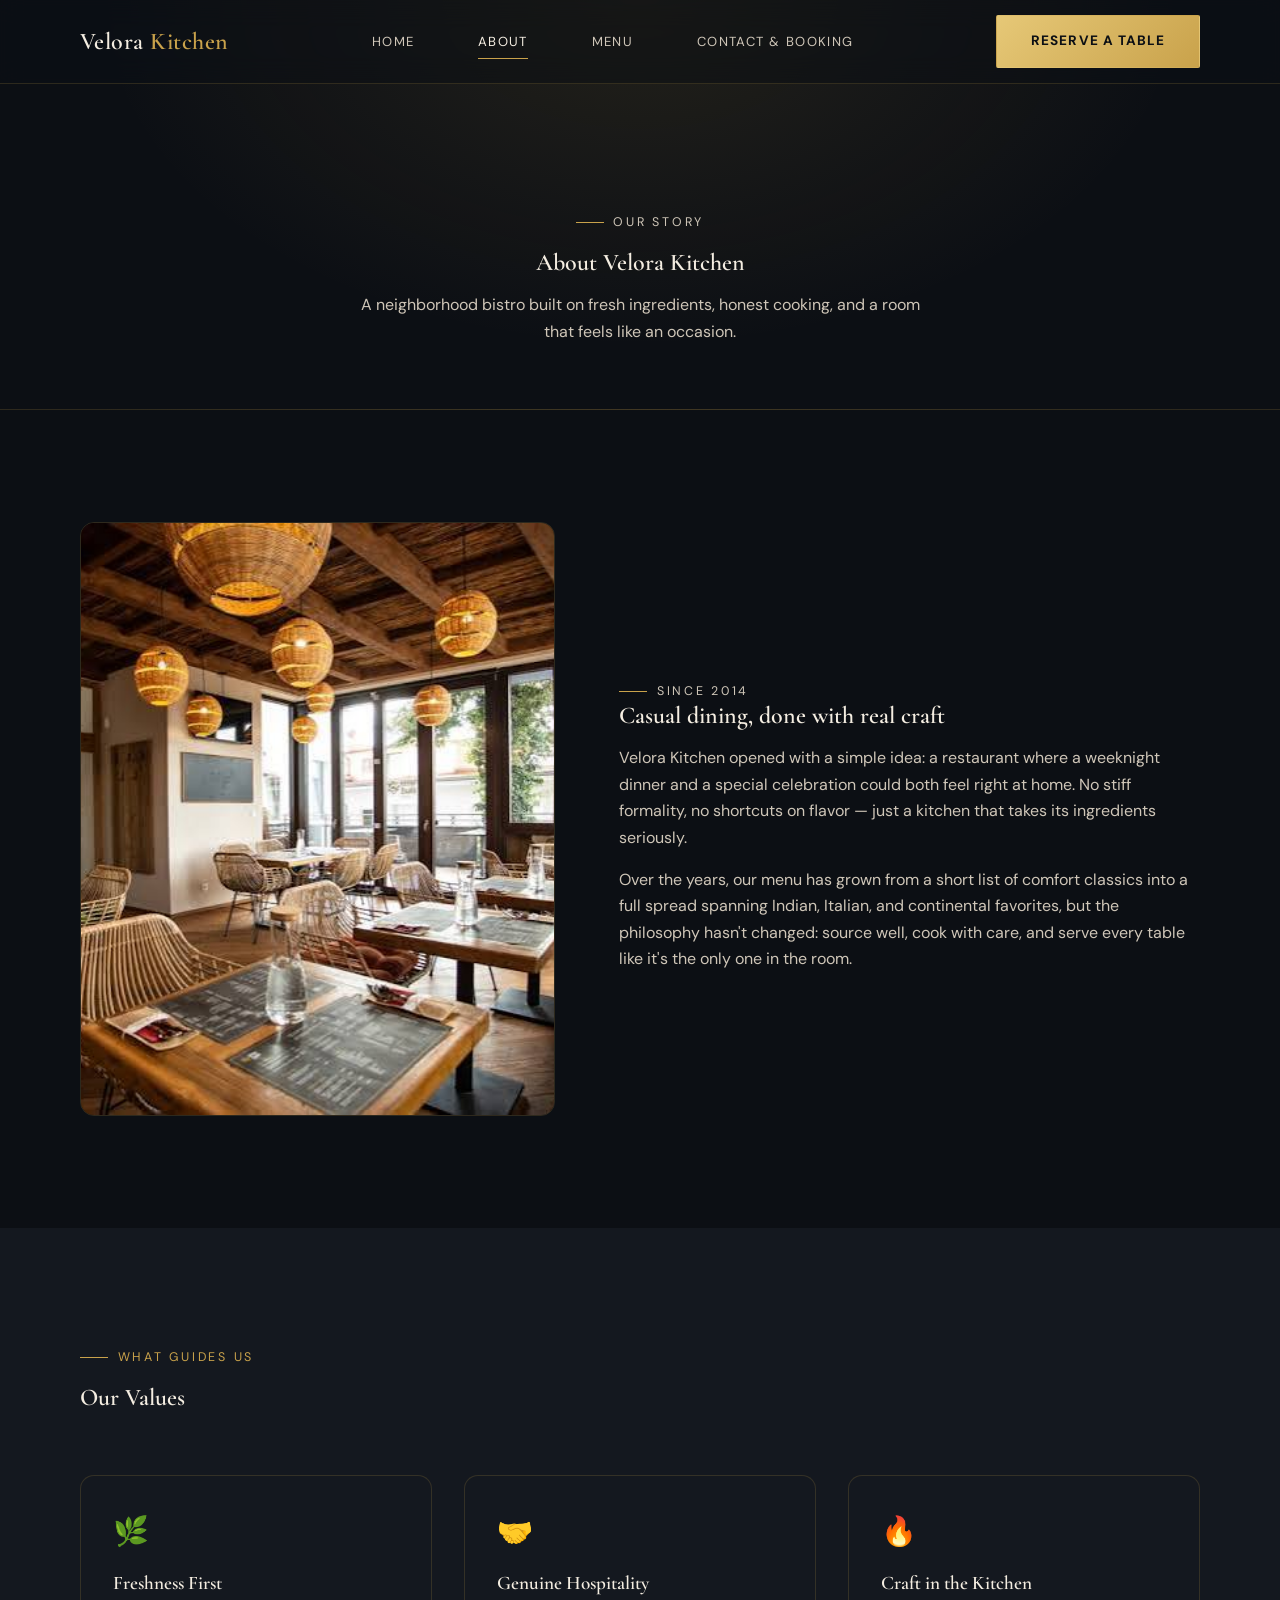
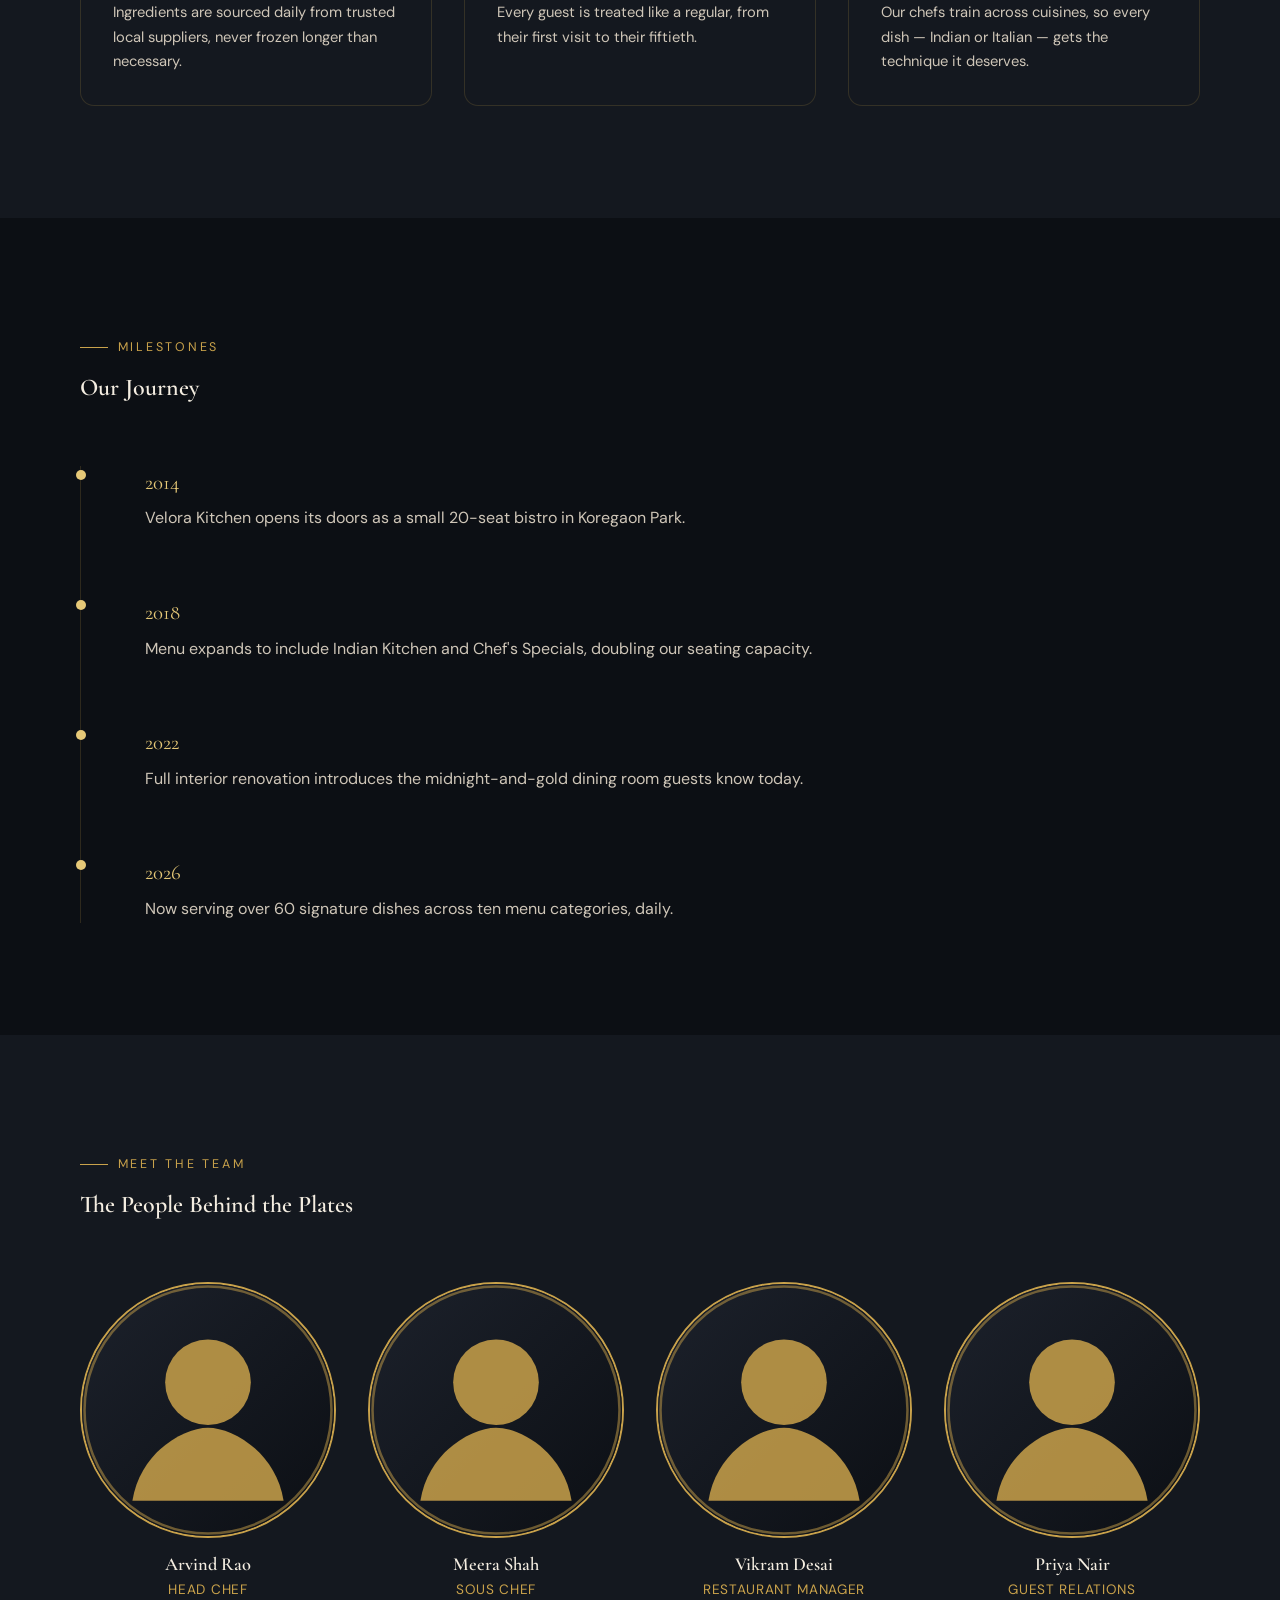
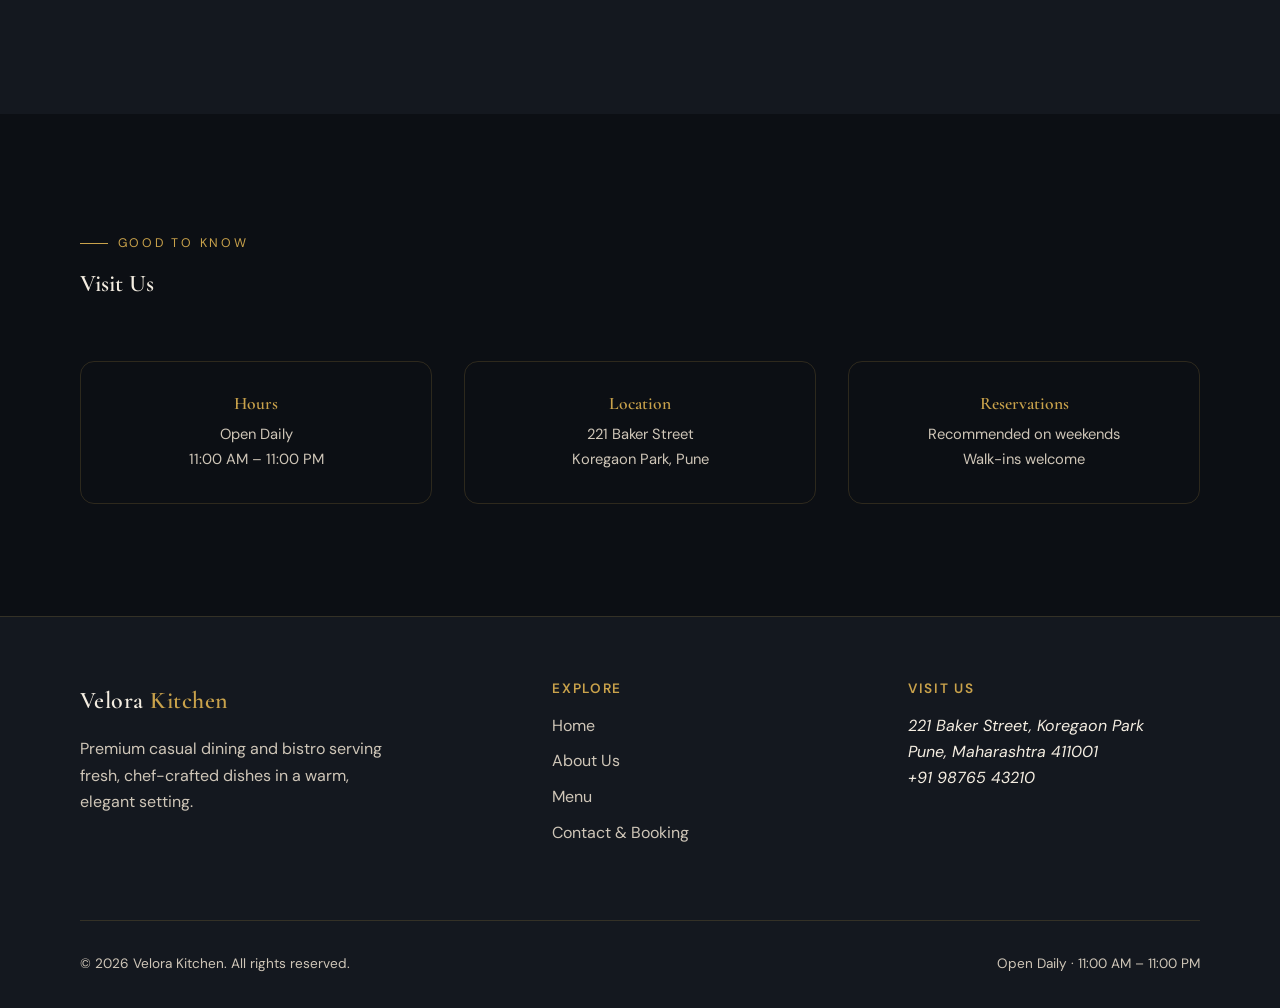
<file: about.html>
<!DOCTYPE html>
<html lang="en">
<head>
  <meta charset="UTF-8">
  <meta name="viewport" content="width=device-width, initial-scale=1.0">
  <title>About Us — Velora Kitchen</title>
  <meta name="description" content="Learn the story behind Velora Kitchen — our values, our team, and our journey as a premium casual dining bistro.">

  <link rel="preconnect" href="https://fonts.googleapis.com">
  <link rel="preconnect" href="https://fonts.gstatic.com" crossorigin>
  <link href="https://fonts.googleapis.com/css2?family=Cormorant+Garamond:wght@500;600;700&family=DM+Sans:wght@400;500;700&display=swap" rel="stylesheet">

  <link rel="stylesheet" href="global.css">
  <link rel="stylesheet" href="about.css">
</head>
<body>

  <a href="#main" class="skip-link">Skip to main content</a>

  <header class="site-header">
    <div class="container nav-wrap">
      <a href="index.html" class="brand">Velora <span>Kitchen</span></a>
      <nav class="nav-links" aria-label="Primary">
        <a href="index.html">Home</a>
        <a href="about.html" aria-current="page">About</a>
        <a href="menu.html">Menu</a>
        <a href="contact.html">Contact &amp; Booking</a>
      </nav>
      <a href="contact.html" class="btn btn-primary nav-cta">Reserve a Table</a>
      <button class="nav-toggle" aria-label="Open menu" aria-expanded="false">
        <span></span><span></span><span></span>
      </button>
    </div>
  </header>

  <main id="main">

    <section class="page-hero">
      <div class="container">
        <p class="eyebrow">Our Story</p>
        <h1>About Velora Kitchen</h1>
        <p>A neighborhood bistro built on fresh ingredients, honest cooking, and a room that feels like an occasion.</p>
      </div>
    </section>

    <!-- ============== STORY ============== -->
    <section class="section" aria-labelledby="story-heading">
      <div class="container story-grid">
        <div class="story-visual">
          <img src="about-interior.jpg" alt="Warm, elegantly lit interior dining room of Velora Kitchen">
        </div>
        <div class="story-copy">
          <p class="eyebrow">Since 2014</p>
          <h2 id="story-heading">Casual dining, done with real craft</h2>
          <p>Velora Kitchen opened with a simple idea: a restaurant where a weeknight dinner and a special celebration could both feel right at home. No stiff formality, no shortcuts on flavor — just a kitchen that takes its ingredients seriously.</p>
          <p>Over the years, our menu has grown from a short list of comfort classics into a full spread spanning Indian, Italian, and continental favorites, but the philosophy hasn't changed: source well, cook with care, and serve every table like it's the only one in the room.</p>
        </div>
      </div>
    </section>

    <!-- ============== VALUES ============== -->
    <section class="section" aria-labelledby="values-heading" style="background: var(--color-midnight-light);">
      <div class="container">
        <div class="section-head">
          <p class="eyebrow">What Guides Us</p>
          <h2 id="values-heading">Our Values</h2>
        </div>
        <div class="values-grid">
          <div class="value-card">
            <div class="why-icon" aria-hidden="true">🌿</div>
            <h3>Freshness First</h3>
            <p>Ingredients are sourced daily from trusted local suppliers, never frozen longer than necessary.</p>
          </div>
          <div class="value-card">
            <div class="why-icon" aria-hidden="true">🤝</div>
            <h3>Genuine Hospitality</h3>
            <p>Every guest is treated like a regular, from their first visit to their fiftieth.</p>
          </div>
          <div class="value-card">
            <div class="why-icon" aria-hidden="true">🔥</div>
            <h3>Craft in the Kitchen</h3>
            <p>Our chefs train across cuisines, so every dish — Indian or Italian — gets the technique it deserves.</p>
          </div>
        </div>
      </div>
    </section>

    <!-- ============== TIMELINE ============== -->
    <section class="section" aria-labelledby="journey-heading">
      <div class="container">
        <div class="section-head">
          <p class="eyebrow">Milestones</p>
          <h2 id="journey-heading">Our Journey</h2>
        </div>
        <div class="timeline">
          <div class="timeline-item">
            <div class="timeline-year">2014</div>
            <p>Velora Kitchen opens its doors as a small 20-seat bistro in Koregaon Park.</p>
          </div>
          <div class="timeline-item">
            <div class="timeline-year">2018</div>
            <p>Menu expands to include Indian Kitchen and Chef's Specials, doubling our seating capacity.</p>
          </div>
          <div class="timeline-item">
            <div class="timeline-year">2022</div>
            <p>Full interior renovation introduces the midnight-and-gold dining room guests know today.</p>
          </div>
          <div class="timeline-item">
            <div class="timeline-year">2026</div>
            <p>Now serving over 60 signature dishes across ten menu categories, daily.</p>
          </div>
        </div>
      </div>
    </section>

    <!-- ============== TEAM ============== -->
    <section class="section" aria-labelledby="team-heading" style="background: var(--color-midnight-light);">
      <div class="container">
        <div class="section-head">
          <p class="eyebrow">Meet the Team</p>
          <h2 id="team-heading">The People Behind the Plates</h2>
        </div>
        <div class="team-grid">
          <div class="team-card">
            <div class="team-photo"><img src="avatar-placeholder.svg" alt="Generic profile icon for Head Chef Arvind Rao"></div>
            <h3>Arvind Rao</h3>
            <span>Head Chef</span>
          </div>
          <div class="team-card">
            <div class="team-photo"><img src="avatar-placeholder.svg" alt="Generic profile icon for Sous Chef Meera Shah"></div>
            <h3>Meera Shah</h3>
            <span>Sous Chef</span>
          </div>
          <div class="team-card">
            <div class="team-photo"><img src="avatar-placeholder.svg" alt="Generic profile icon for Restaurant Manager Vikram Desai"></div>
            <h3>Vikram Desai</h3>
            <span>Restaurant Manager</span>
          </div>
          <div class="team-card">
            <div class="team-photo"><img src="avatar-placeholder.svg" alt="Generic profile icon for Guest Relations lead Priya Nair"></div>
            <h3>Priya Nair</h3>
            <span>Guest Relations</span>
          </div>
        </div>
      </div>
    </section>

    <!-- ============== INFO STRIP ============== -->
    <section class="section" aria-labelledby="info-heading">
      <div class="container">
        <div class="section-head">
          <p class="eyebrow">Good to Know</p>
          <h2 id="info-heading">Visit Us</h2>
        </div>
        <div class="info-strip">
          <div class="info-card">
            <h3>Hours</h3>
            <p>Open Daily<br>11:00 AM – 11:00 PM</p>
          </div>
          <div class="info-card">
            <h3>Location</h3>
            <p>221 Baker Street<br>Koregaon Park, Pune</p>
          </div>
          <div class="info-card">
            <h3>Reservations</h3>
            <p>Recommended on weekends<br>Walk-ins welcome</p>
          </div>
        </div>
      </div>
    </section>

  </main>

  <footer class="site-footer">
    <div class="container">
      <div class="footer-grid">
        <div class="footer-brand">
          <a href="index.html" class="brand">Velora <span>Kitchen</span></a>
          <p>Premium casual dining and bistro serving fresh, chef-crafted dishes in a warm, elegant setting.</p>
        </div>
        <div class="footer-col">
          <h4>Explore</h4>
          <ul>
            <li><a href="index.html">Home</a></li>
            <li><a href="about.html">About Us</a></li>
            <li><a href="menu.html">Menu</a></li>
            <li><a href="contact.html">Contact &amp; Booking</a></li>
          </ul>
        </div>
        <div class="footer-col">
          <h4>Visit Us</h4>
          <address>
            221 Baker Street, Koregaon Park<br>
            Pune, Maharashtra 411001<br>
            +91 98765 43210
          </address>
        </div>
      </div>
      <div class="footer-bottom">
        <p>&copy; 2026 Velora Kitchen. All rights reserved.</p>
        <p>Open Daily · 11:00 AM – 11:00 PM</p>
      </div>
    </div>
  </footer>

  <script src="nav.js"></script>
</body>
</html>
</file>
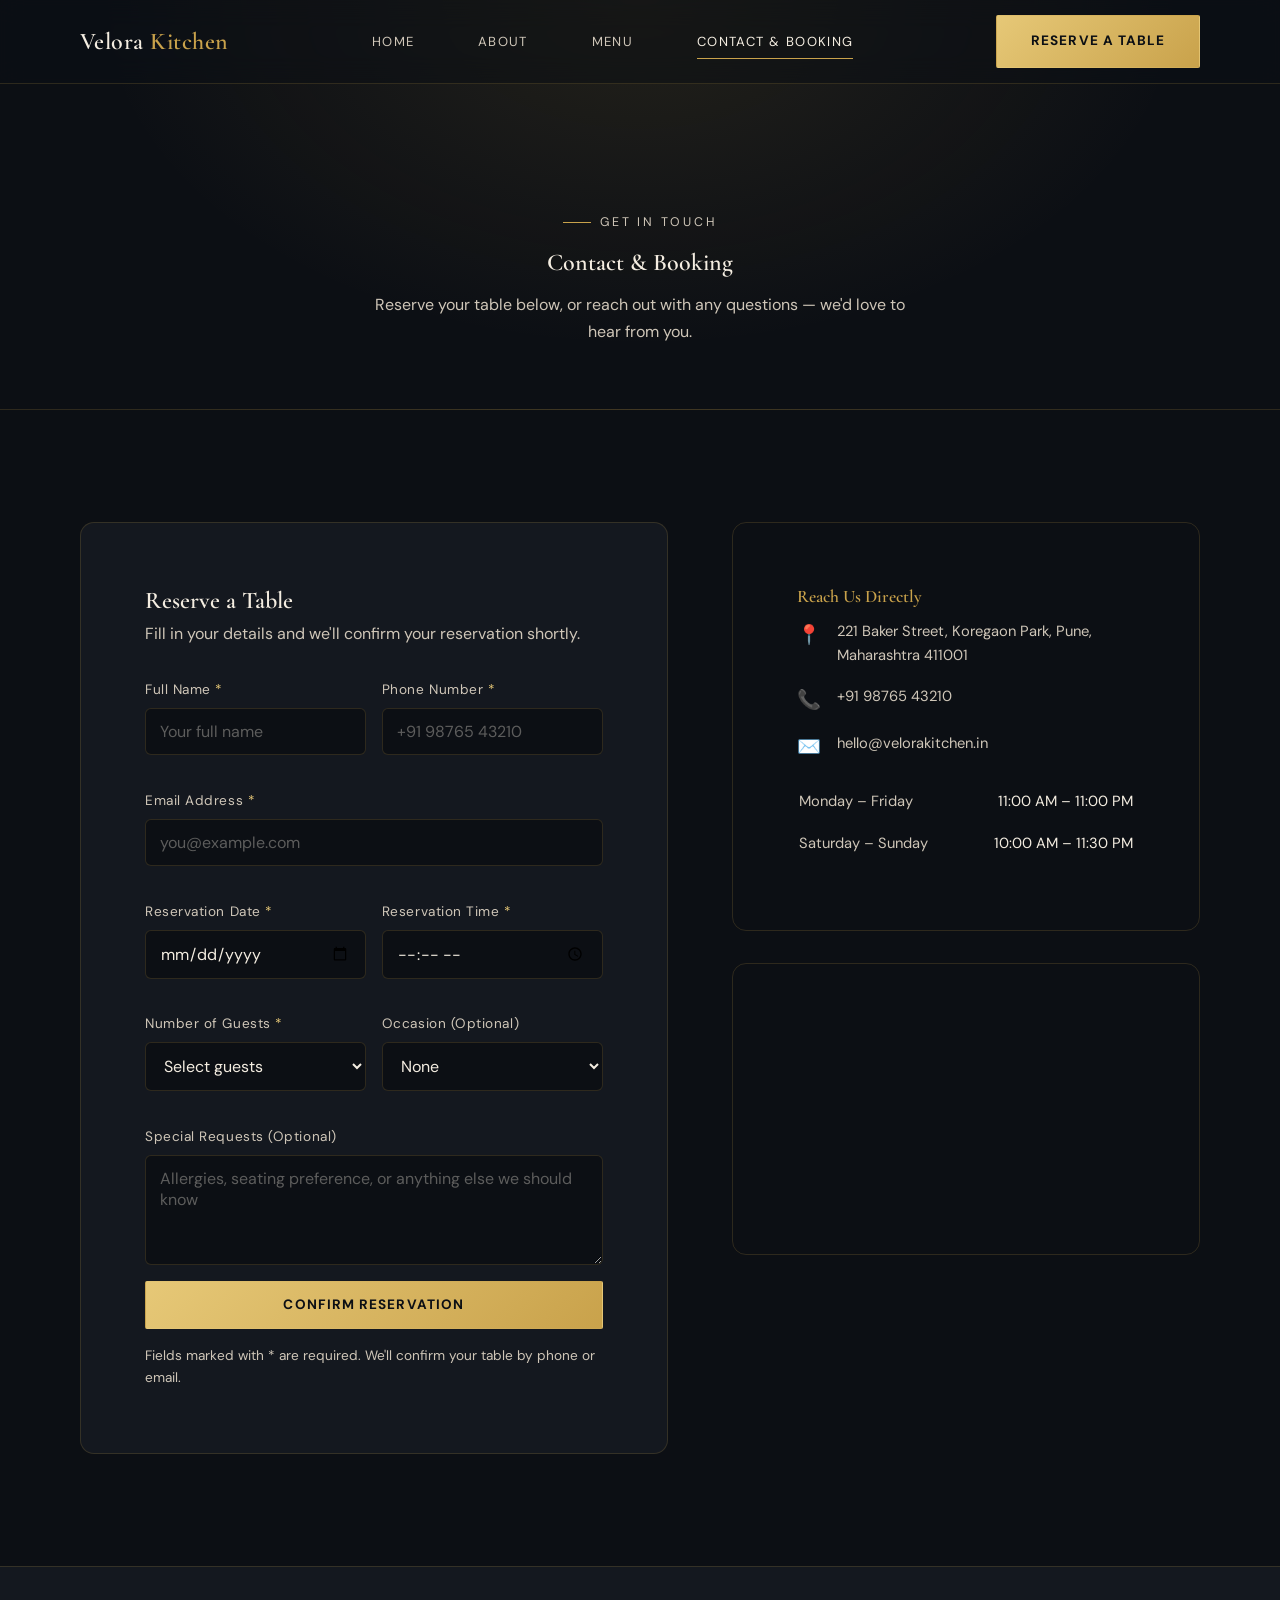
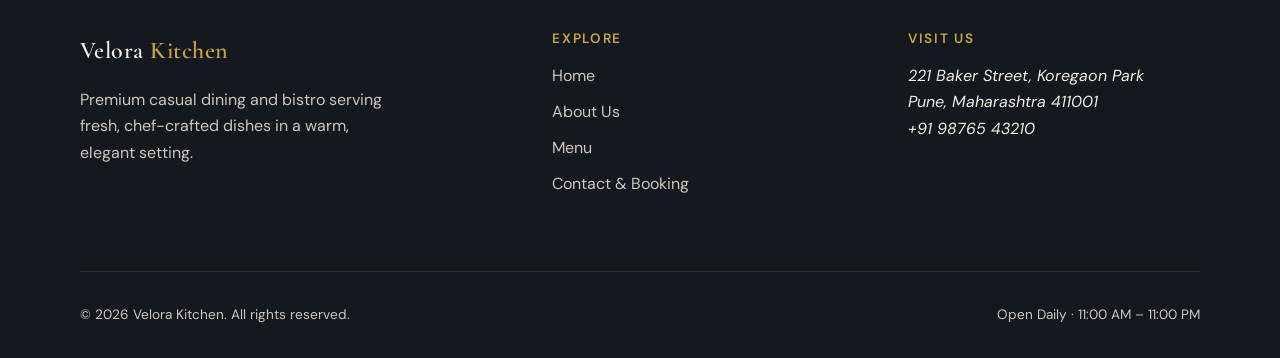
<file: contact.html>
<!DOCTYPE html>
<html lang="en">
<head>
  <meta charset="UTF-8">
  <meta name="viewport" content="width=device-width, initial-scale=1.0">
  <title>Contact &amp; Booking — Velora Kitchen</title>
  <meta name="description" content="Reserve a table or get in touch with Velora Kitchen. Find our location, hours, and contact details.">

  <link rel="preconnect" href="https://fonts.googleapis.com">
  <link rel="preconnect" href="https://fonts.gstatic.com" crossorigin>
  <link href="https://fonts.googleapis.com/css2?family=Cormorant+Garamond:wght@500;600;700&family=DM+Sans:wght@400;500;700&display=swap" rel="stylesheet">

  <link rel="stylesheet" href="global.css">
  <link rel="stylesheet" href="contact.css">
</head>
<body>

  <a href="#main" class="skip-link">Skip to main content</a>

  <header class="site-header">
    <div class="container nav-wrap">
      <a href="index.html" class="brand">Velora <span>Kitchen</span></a>
      <nav class="nav-links" aria-label="Primary">
        <a href="index.html">Home</a>
        <a href="about.html">About</a>
        <a href="menu.html">Menu</a>
        <a href="contact.html" aria-current="page">Contact &amp; Booking</a>
      </nav>
      <a href="contact.html" class="btn btn-primary nav-cta">Reserve a Table</a>
      <button class="nav-toggle" aria-label="Open menu" aria-expanded="false">
        <span></span><span></span><span></span>
      </button>
    </div>
  </header>

  <main id="main">

    <section class="page-hero">
      <div class="container">
        <p class="eyebrow">Get In Touch</p>
        <h1>Contact &amp; Booking</h1>
        <p>Reserve your table below, or reach out with any questions — we'd love to hear from you.</p>
      </div>
    </section>

    <section class="section">
      <div class="container contact-layout">

        <!-- ============== BOOKING FORM ============== -->
        <div class="form-card">
          <h2>Reserve a Table</h2>
          <p>Fill in your details and we'll confirm your reservation shortly.</p>

          <form id="booking-form" novalidate>

            <div class="form-row">
              <div class="field">
                <label for="full-name">Full Name <span class="required">*</span></label>
                <input type="text" id="full-name" name="fullName" placeholder="Your full name" required autocomplete="name">
                <span class="field-error" id="full-name-error" role="alert"></span>
              </div>
              <div class="field">
                <label for="phone">Phone Number <span class="required">*</span></label>
                <input type="tel" id="phone" name="phone" placeholder="+91 98765 43210" required autocomplete="tel">
                <span class="field-error" id="phone-error" role="alert"></span>
              </div>
            </div>

            <div class="field">
              <label for="email">Email Address <span class="required">*</span></label>
              <input type="email" id="email" name="email" placeholder="you@example.com" required autocomplete="email">
              <span class="field-error" id="email-error" role="alert"></span>
            </div>

            <div class="form-row">
              <div class="field">
                <label for="date">Reservation Date <span class="required">*</span></label>
                <input type="date" id="date" name="date" required>
                <span class="field-error" id="date-error" role="alert"></span>
              </div>
              <div class="field">
                <label for="time">Reservation Time <span class="required">*</span></label>
                <input type="time" id="time" name="time" required>
                <span class="field-error" id="time-error" role="alert"></span>
              </div>
            </div>

            <div class="form-row">
              <div class="field">
                <label for="guests">Number of Guests <span class="required">*</span></label>
                <select id="guests" name="guests" required>
                  <option value="" disabled selected>Select guests</option>
                  <option value="1">1 Guest</option>
                  <option value="2">2 Guests</option>
                  <option value="3">3 Guests</option>
                  <option value="4">4 Guests</option>
                  <option value="5">5 Guests</option>
                  <option value="6+">6+ Guests</option>
                </select>
                <span class="field-error" id="guests-error" role="alert"></span>
              </div>
              <div class="field">
                <label for="occasion">Occasion (Optional)</label>
                <select id="occasion" name="occasion">
                  <option value="" selected>None</option>
                  <option value="birthday">Birthday</option>
                  <option value="anniversary">Anniversary</option>
                  <option value="business">Business Meal</option>
                  <option value="other">Other</option>
                </select>
              </div>
            </div>

            <div class="field">
              <label for="message">Special Requests (Optional)</label>
              <textarea id="message" name="message" placeholder="Allergies, seating preference, or anything else we should know"></textarea>
            </div>

            <button type="submit" class="btn btn-primary" style="width:100%;">Confirm Reservation</button>
            <p class="form-status" id="form-status" role="status"></p>
            <p class="form-footnote">Fields marked with <span class="required">*</span> are required. We'll confirm your table by phone or email.</p>
          </form>
        </div>

        <!-- ============== CONTACT INFO ============== -->
        <div>
          <div class="contact-info-card">
            <h3>Reach Us Directly</h3>
            <div class="contact-detail">
              <span class="icon" aria-hidden="true">📍</span>
              <p>221 Baker Street, Koregaon Park, Pune, Maharashtra 411001</p>
            </div>
            <div class="contact-detail">
              <span class="icon" aria-hidden="true">📞</span>
              <p>+91 98765 43210</p>
            </div>
            <div class="contact-detail">
              <span class="icon" aria-hidden="true">✉️</span>
              <p>hello@velorakitchen.in</p>
            </div>

            <table class="hours-table">
              <tr><td>Monday – Friday</td><td>11:00 AM – 11:00 PM</td></tr>
              <tr><td>Saturday – Sunday</td><td>10:00 AM – 11:30 PM</td></tr>
            </table>
          </div>

          <div class="map-embed">
            <iframe
              src="https://www.google.com/maps?q=Koregaon+Park+Pune&output=embed"
              title="Map showing Velora Kitchen location in Koregaon Park, Pune"
              loading="lazy"
              referrerpolicy="no-referrer-when-downgrade">
            </iframe>
          </div>
        </div>

      </div>
    </section>

  </main>

  <footer class="site-footer">
    <div class="container">
      <div class="footer-grid">
        <div class="footer-brand">
          <a href="index.html" class="brand">Velora <span>Kitchen</span></a>
          <p>Premium casual dining and bistro serving fresh, chef-crafted dishes in a warm, elegant setting.</p>
        </div>
        <div class="footer-col">
          <h4>Explore</h4>
          <ul>
            <li><a href="index.html">Home</a></li>
            <li><a href="about.html">About Us</a></li>
            <li><a href="menu.html">Menu</a></li>
            <li><a href="contact.html">Contact &amp; Booking</a></li>
          </ul>
        </div>
        <div class="footer-col">
          <h4>Visit Us</h4>
          <address>
            221 Baker Street, Koregaon Park<br>
            Pune, Maharashtra 411001<br>
            +91 98765 43210
          </address>
        </div>
      </div>
      <div class="footer-bottom">
        <p>&copy; 2026 Velora Kitchen. All rights reserved.</p>
        <p>Open Daily · 11:00 AM – 11:00 PM</p>
      </div>
    </div>
  </footer>

  <script src="nav.js"></script>
  <script src="form-validation.js"></script>
</body>
</html>
</file>
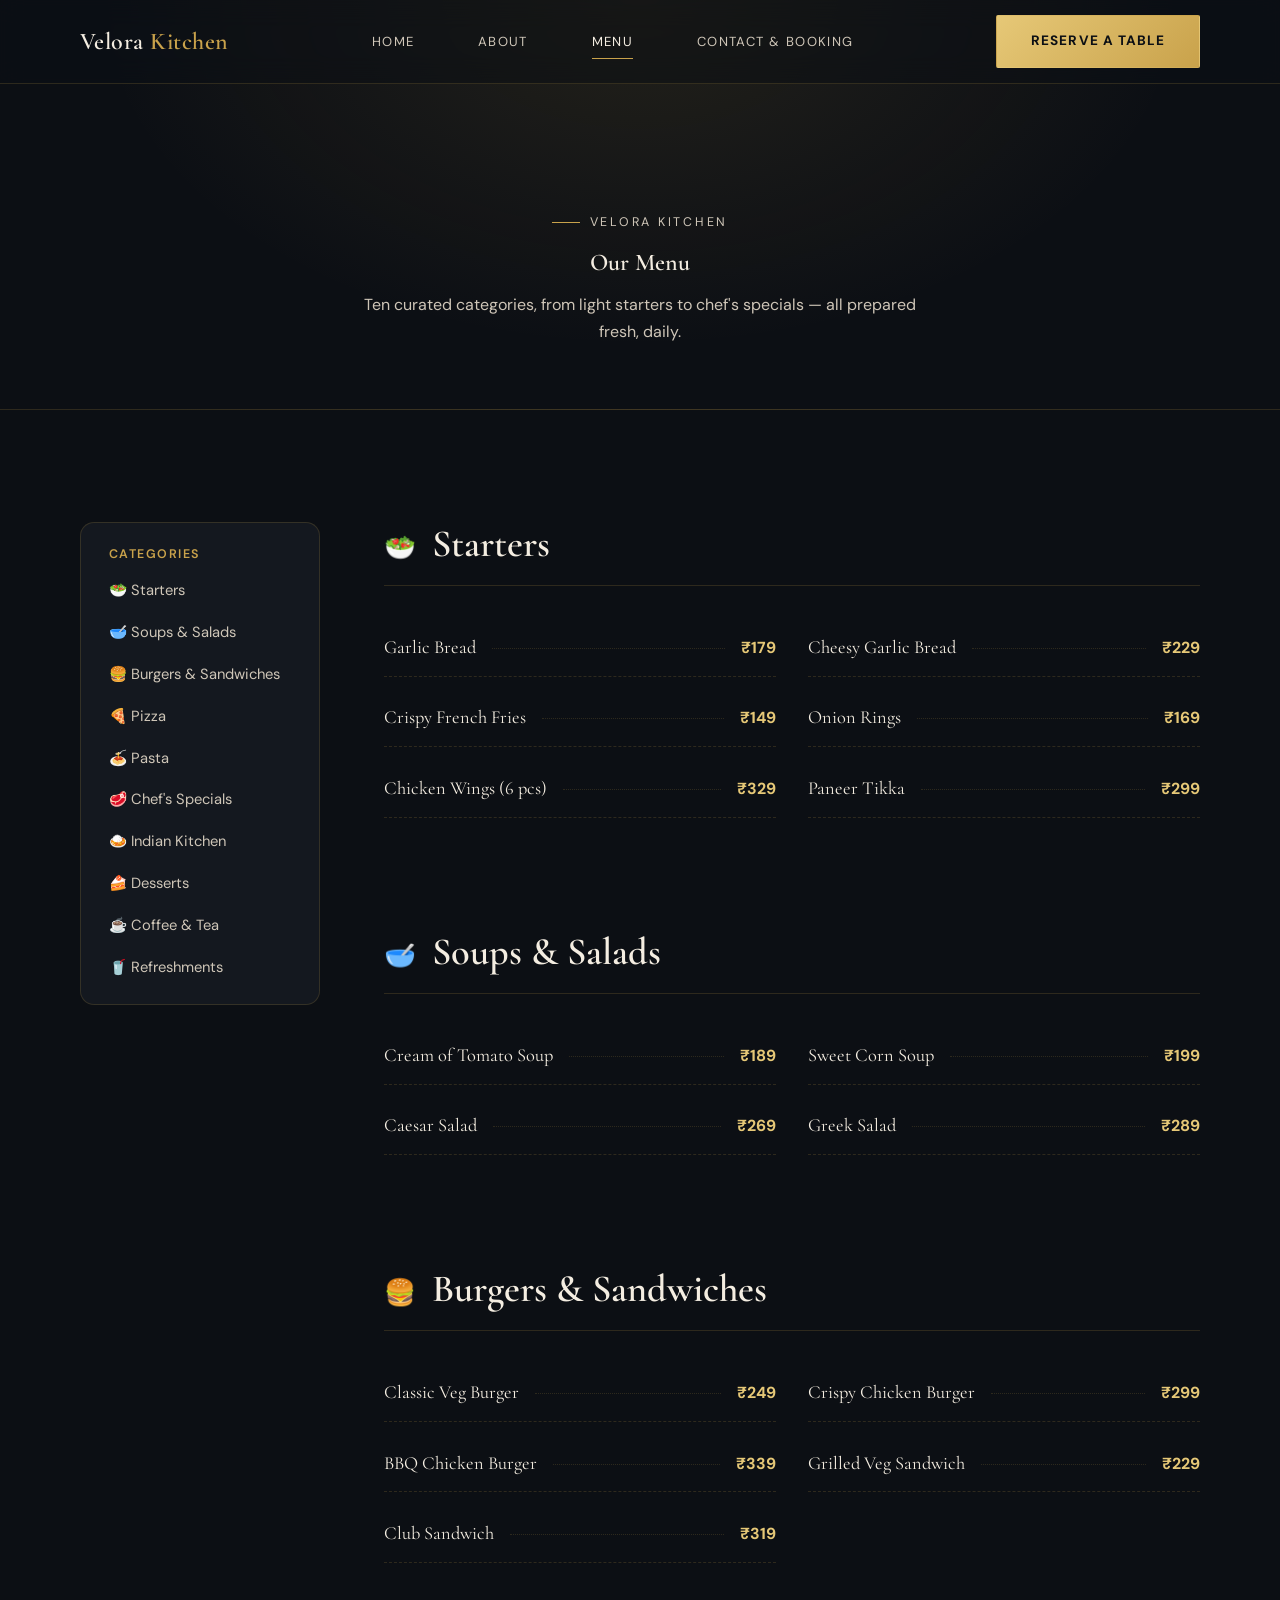
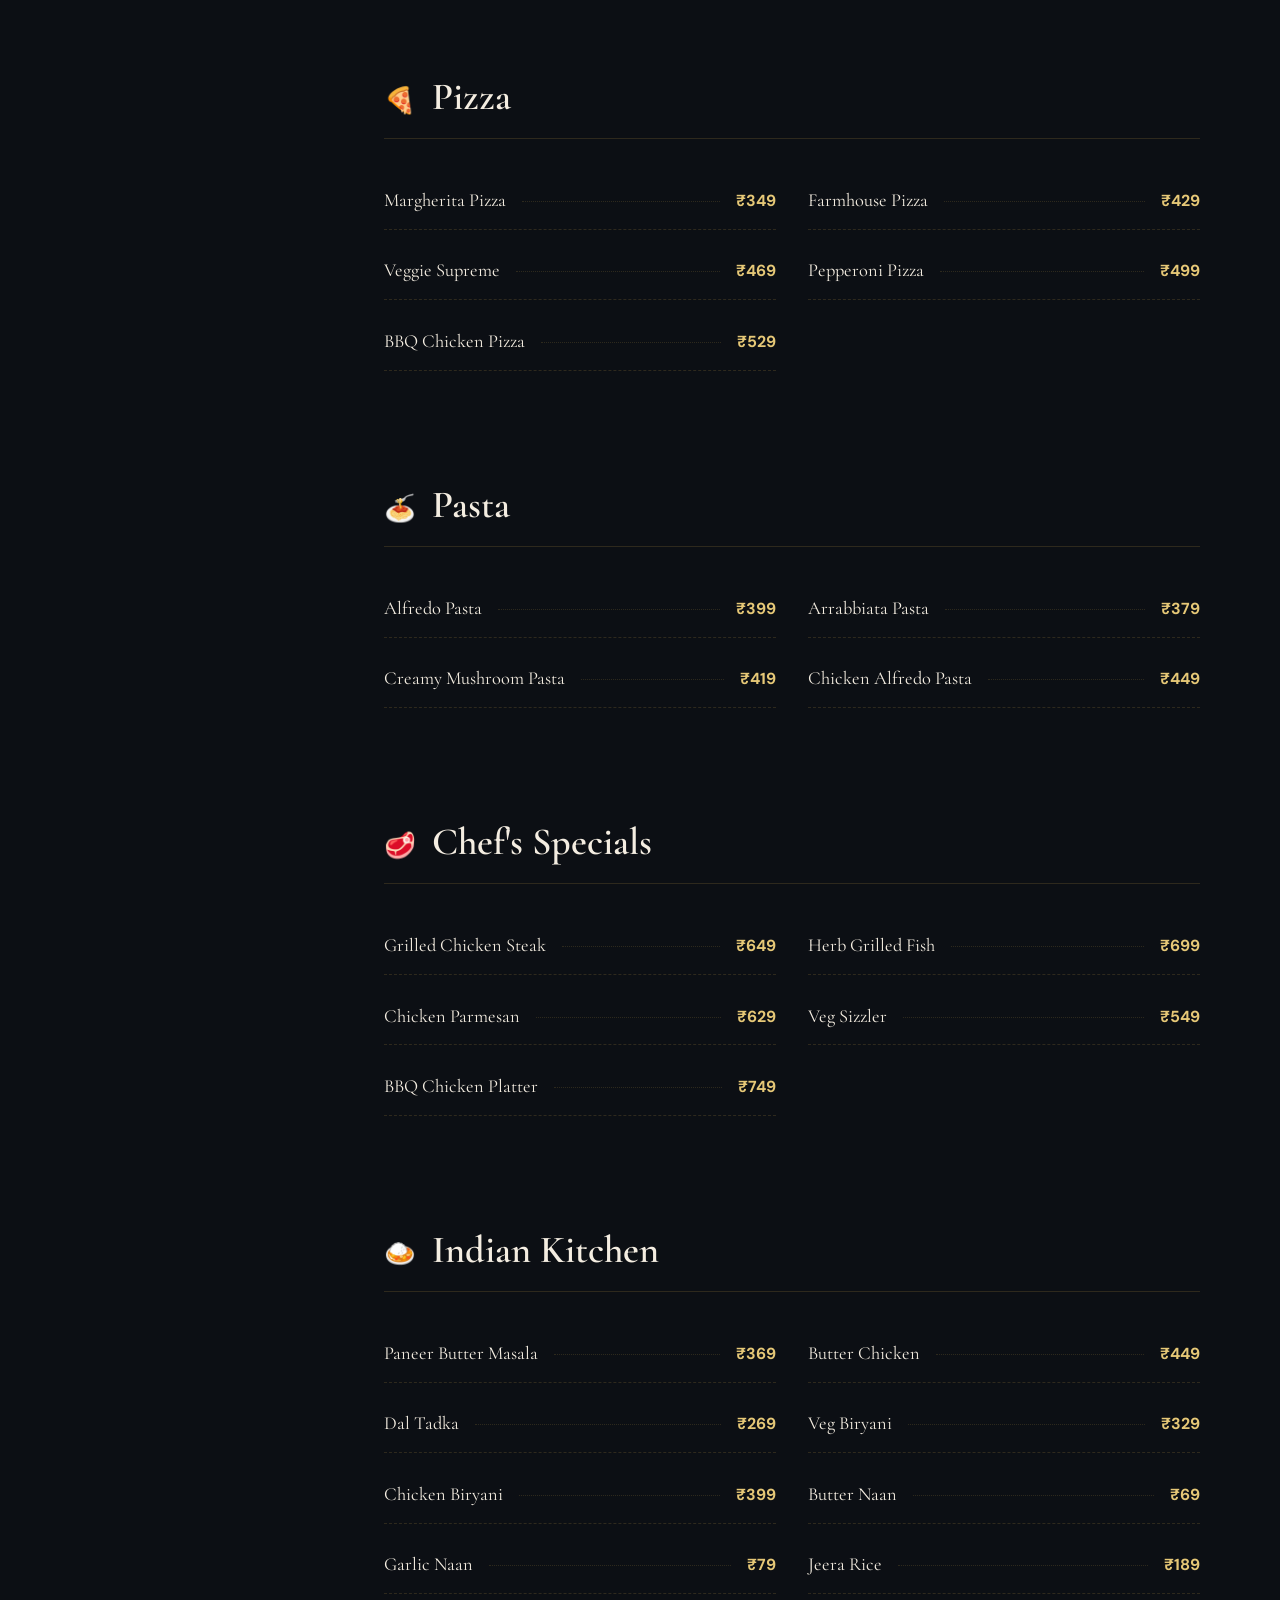
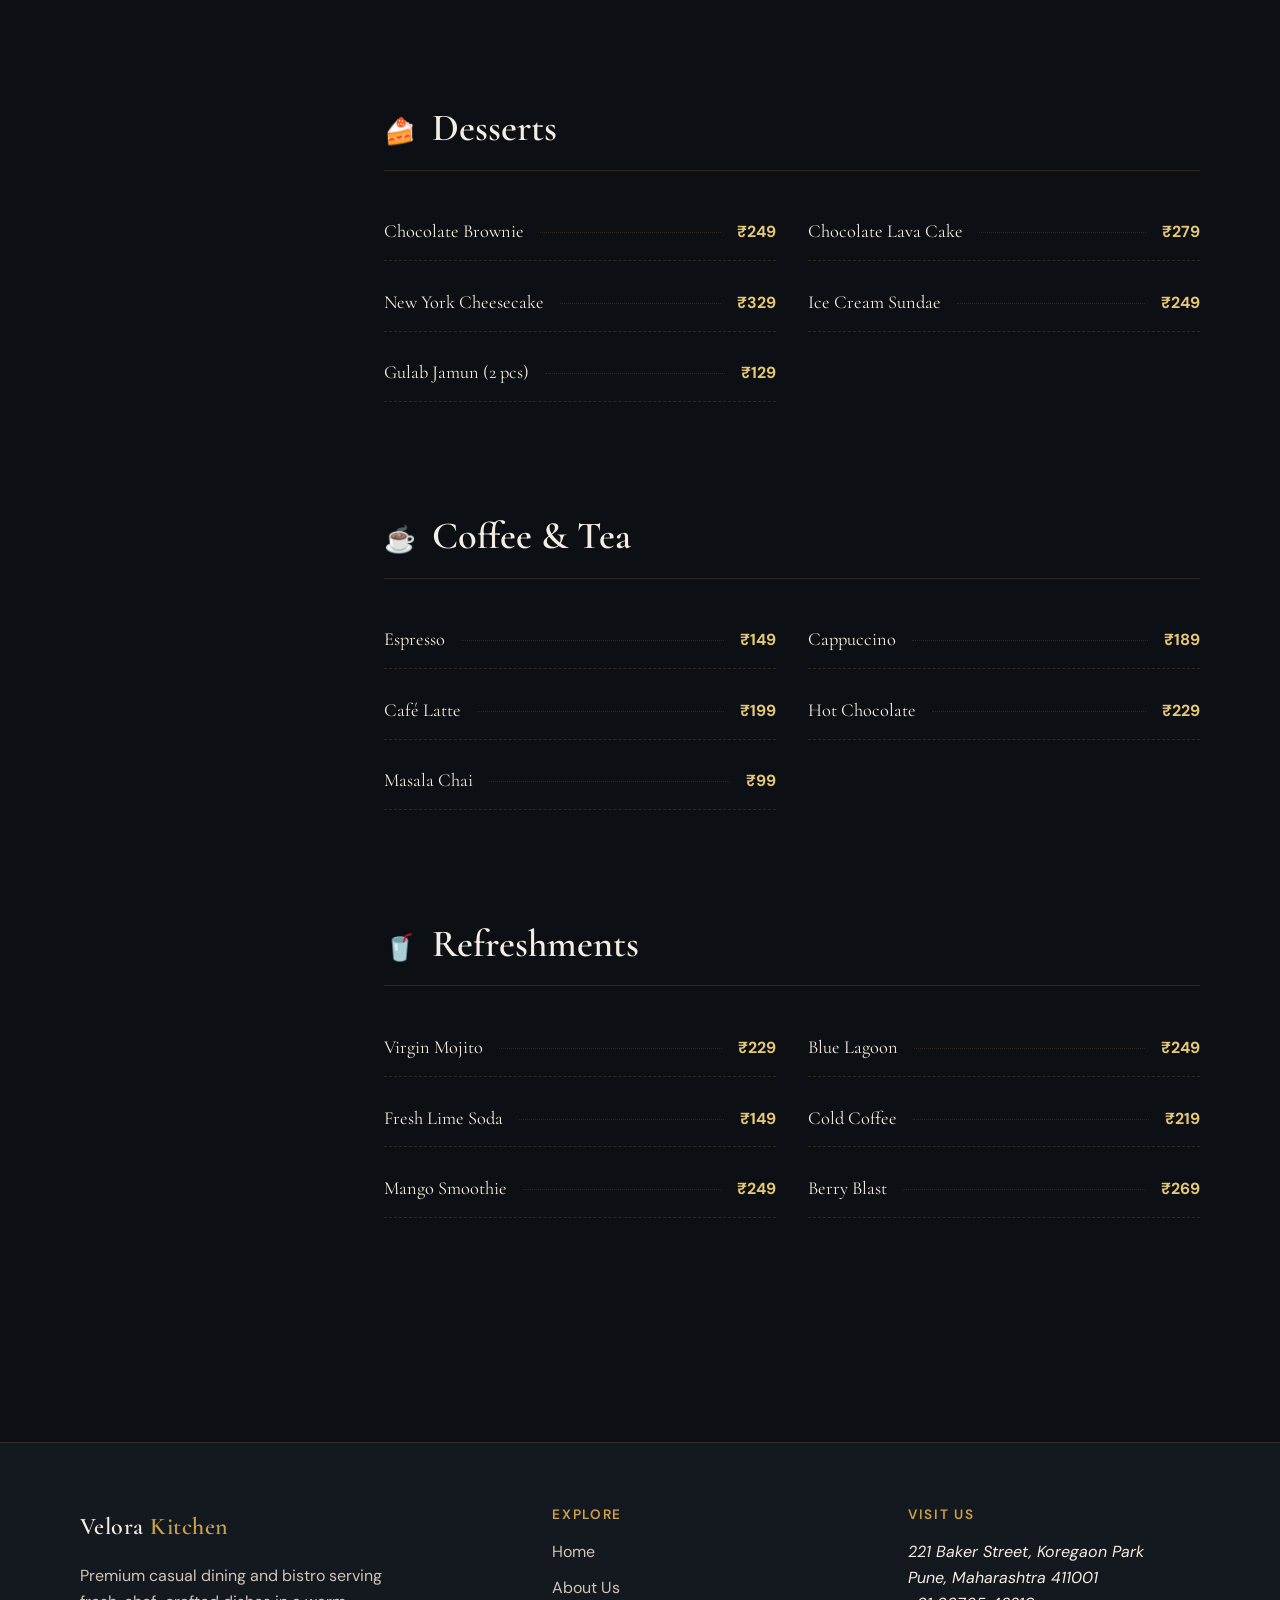
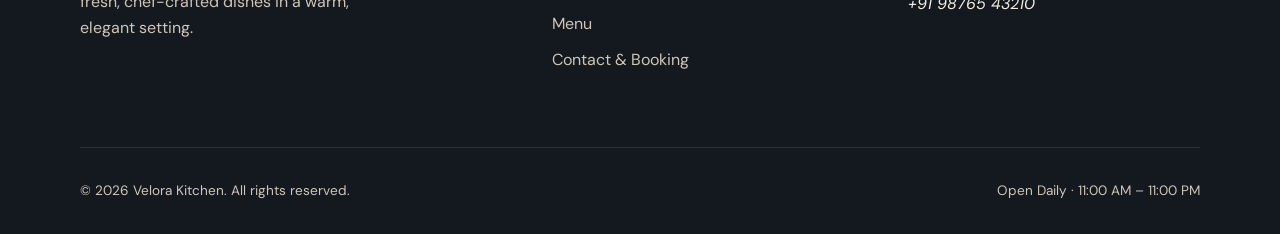
<file: menu.html>
<!DOCTYPE html>
<html lang="en">
<head>
  <meta charset="UTF-8">
  <meta name="viewport" content="width=device-width, initial-scale=1.0">
  <title>Menu — Velora Kitchen</title>
  <meta name="description" content="Explore the full Velora Kitchen menu: starters, soups, salads, burgers, pizza, pasta, chef's specials, Indian kitchen, desserts, and drinks.">

  <link rel="preconnect" href="https://fonts.googleapis.com">
  <link rel="preconnect" href="https://fonts.gstatic.com" crossorigin>
  <link href="https://fonts.googleapis.com/css2?family=Cormorant+Garamond:wght@500;600;700&family=DM+Sans:wght@400;500;700&display=swap" rel="stylesheet">

  <link rel="stylesheet" href="global.css">
  <link rel="stylesheet" href="menu.css">
</head>
<body>

  <a href="#main" class="skip-link">Skip to main content</a>

  <header class="site-header">
    <div class="container nav-wrap">
      <a href="index.html" class="brand">Velora <span>Kitchen</span></a>
      <nav class="nav-links" aria-label="Primary">
        <a href="index.html">Home</a>
        <a href="about.html">About</a>
        <a href="menu.html" aria-current="page">Menu</a>
        <a href="contact.html">Contact &amp; Booking</a>
      </nav>
      <a href="contact.html" class="btn btn-primary nav-cta">Reserve a Table</a>
      <button class="nav-toggle" aria-label="Open menu" aria-expanded="false">
        <span></span><span></span><span></span>
      </button>
    </div>
  </header>

  <main id="main">

    <section class="page-hero">
      <div class="container">
        <p class="eyebrow">Velora Kitchen</p>
        <h1>Our Menu</h1>
        <p>Ten curated categories, from light starters to chef's specials — all prepared fresh, daily.</p>
      </div>
    </section>

    <section class="section">
      <div class="container menu-layout">

        <!-- Sticky Category Navigation -->
        <nav class="menu-nav" aria-label="Menu categories">
          <h2>Categories</h2>
          <ul>
            <li><a href="#starters">🥗 Starters</a></li>
            <li><a href="#soups-salads">🥣 Soups &amp; Salads</a></li>
            <li><a href="#burgers">🍔 Burgers &amp; Sandwiches</a></li>
            <li><a href="#pizza">🍕 Pizza</a></li>
            <li><a href="#pasta">🍝 Pasta</a></li>
            <li><a href="#specials">🥩 Chef's Specials</a></li>
            <li><a href="#indian">🍛 Indian Kitchen</a></li>
            <li><a href="#desserts">🍰 Desserts</a></li>
            <li><a href="#coffee-tea">☕ Coffee &amp; Tea</a></li>
            <li><a href="#refreshments">🥤 Refreshments</a></li>
          </ul>
        </nav>

        <!-- Menu Categories -->
        <div class="menu-content">

          <section class="menu-category" id="starters">
            <div class="menu-category-head">
              <span class="icon" aria-hidden="true">🥗</span>
              <h2>Starters</h2>
            </div>
            <div class="menu-items">
              <div class="menu-item"><span class="menu-item-name">Garlic Bread</span><span class="menu-item-dots"></span><span class="menu-item-price">₹179</span></div>
              <div class="menu-item"><span class="menu-item-name">Cheesy Garlic Bread</span><span class="menu-item-dots"></span><span class="menu-item-price">₹229</span></div>
              <div class="menu-item"><span class="menu-item-name">Crispy French Fries</span><span class="menu-item-dots"></span><span class="menu-item-price">₹149</span></div>
              <div class="menu-item"><span class="menu-item-name">Onion Rings</span><span class="menu-item-dots"></span><span class="menu-item-price">₹169</span></div>
              <div class="menu-item"><span class="menu-item-name">Chicken Wings (6 pcs)</span><span class="menu-item-dots"></span><span class="menu-item-price">₹329</span></div>
              <div class="menu-item"><span class="menu-item-name">Paneer Tikka</span><span class="menu-item-dots"></span><span class="menu-item-price">₹299</span></div>
            </div>
          </section>

          <section class="menu-category" id="soups-salads">
            <div class="menu-category-head">
              <span class="icon" aria-hidden="true">🥣</span>
              <h2>Soups &amp; Salads</h2>
            </div>
            <div class="menu-items">
              <div class="menu-item"><span class="menu-item-name">Cream of Tomato Soup</span><span class="menu-item-dots"></span><span class="menu-item-price">₹189</span></div>
              <div class="menu-item"><span class="menu-item-name">Sweet Corn Soup</span><span class="menu-item-dots"></span><span class="menu-item-price">₹199</span></div>
              <div class="menu-item"><span class="menu-item-name">Caesar Salad</span><span class="menu-item-dots"></span><span class="menu-item-price">₹269</span></div>
              <div class="menu-item"><span class="menu-item-name">Greek Salad</span><span class="menu-item-dots"></span><span class="menu-item-price">₹289</span></div>
            </div>
          </section>

          <section class="menu-category" id="burgers">
            <div class="menu-category-head">
              <span class="icon" aria-hidden="true">🍔</span>
              <h2>Burgers &amp; Sandwiches</h2>
            </div>
            <div class="menu-items">
              <div class="menu-item"><span class="menu-item-name">Classic Veg Burger</span><span class="menu-item-dots"></span><span class="menu-item-price">₹249</span></div>
              <div class="menu-item"><span class="menu-item-name">Crispy Chicken Burger</span><span class="menu-item-dots"></span><span class="menu-item-price">₹299</span></div>
              <div class="menu-item"><span class="menu-item-name">BBQ Chicken Burger</span><span class="menu-item-dots"></span><span class="menu-item-price">₹339</span></div>
              <div class="menu-item"><span class="menu-item-name">Grilled Veg Sandwich</span><span class="menu-item-dots"></span><span class="menu-item-price">₹229</span></div>
              <div class="menu-item"><span class="menu-item-name">Club Sandwich</span><span class="menu-item-dots"></span><span class="menu-item-price">₹319</span></div>
            </div>
          </section>

          <section class="menu-category" id="pizza">
            <div class="menu-category-head">
              <span class="icon" aria-hidden="true">🍕</span>
              <h2>Pizza</h2>
            </div>
            <div class="menu-items">
              <div class="menu-item"><span class="menu-item-name">Margherita Pizza</span><span class="menu-item-dots"></span><span class="menu-item-price">₹349</span></div>
              <div class="menu-item"><span class="menu-item-name">Farmhouse Pizza</span><span class="menu-item-dots"></span><span class="menu-item-price">₹429</span></div>
              <div class="menu-item"><span class="menu-item-name">Veggie Supreme</span><span class="menu-item-dots"></span><span class="menu-item-price">₹469</span></div>
              <div class="menu-item"><span class="menu-item-name">Pepperoni Pizza</span><span class="menu-item-dots"></span><span class="menu-item-price">₹499</span></div>
              <div class="menu-item"><span class="menu-item-name">BBQ Chicken Pizza</span><span class="menu-item-dots"></span><span class="menu-item-price">₹529</span></div>
            </div>
          </section>

          <section class="menu-category" id="pasta">
            <div class="menu-category-head">
              <span class="icon" aria-hidden="true">🍝</span>
              <h2>Pasta</h2>
            </div>
            <div class="menu-items">
              <div class="menu-item"><span class="menu-item-name">Alfredo Pasta</span><span class="menu-item-dots"></span><span class="menu-item-price">₹399</span></div>
              <div class="menu-item"><span class="menu-item-name">Arrabbiata Pasta</span><span class="menu-item-dots"></span><span class="menu-item-price">₹379</span></div>
              <div class="menu-item"><span class="menu-item-name">Creamy Mushroom Pasta</span><span class="menu-item-dots"></span><span class="menu-item-price">₹419</span></div>
              <div class="menu-item"><span class="menu-item-name">Chicken Alfredo Pasta</span><span class="menu-item-dots"></span><span class="menu-item-price">₹449</span></div>
            </div>
          </section>

          <section class="menu-category" id="specials">
            <div class="menu-category-head">
              <span class="icon" aria-hidden="true">🥩</span>
              <h2>Chef's Specials</h2>
            </div>
            <div class="menu-items">
              <div class="menu-item"><span class="menu-item-name">Grilled Chicken Steak</span><span class="menu-item-dots"></span><span class="menu-item-price">₹649</span></div>
              <div class="menu-item"><span class="menu-item-name">Herb Grilled Fish</span><span class="menu-item-dots"></span><span class="menu-item-price">₹699</span></div>
              <div class="menu-item"><span class="menu-item-name">Chicken Parmesan</span><span class="menu-item-dots"></span><span class="menu-item-price">₹629</span></div>
              <div class="menu-item"><span class="menu-item-name">Veg Sizzler</span><span class="menu-item-dots"></span><span class="menu-item-price">₹549</span></div>
              <div class="menu-item"><span class="menu-item-name">BBQ Chicken Platter</span><span class="menu-item-dots"></span><span class="menu-item-price">₹749</span></div>
            </div>
          </section>

          <section class="menu-category" id="indian">
            <div class="menu-category-head">
              <span class="icon" aria-hidden="true">🍛</span>
              <h2>Indian Kitchen</h2>
            </div>
            <div class="menu-items">
              <div class="menu-item"><span class="menu-item-name">Paneer Butter Masala</span><span class="menu-item-dots"></span><span class="menu-item-price">₹369</span></div>
              <div class="menu-item"><span class="menu-item-name">Butter Chicken</span><span class="menu-item-dots"></span><span class="menu-item-price">₹449</span></div>
              <div class="menu-item"><span class="menu-item-name">Dal Tadka</span><span class="menu-item-dots"></span><span class="menu-item-price">₹269</span></div>
              <div class="menu-item"><span class="menu-item-name">Veg Biryani</span><span class="menu-item-dots"></span><span class="menu-item-price">₹329</span></div>
              <div class="menu-item"><span class="menu-item-name">Chicken Biryani</span><span class="menu-item-dots"></span><span class="menu-item-price">₹399</span></div>
              <div class="menu-item"><span class="menu-item-name">Butter Naan</span><span class="menu-item-dots"></span><span class="menu-item-price">₹69</span></div>
              <div class="menu-item"><span class="menu-item-name">Garlic Naan</span><span class="menu-item-dots"></span><span class="menu-item-price">₹79</span></div>
              <div class="menu-item"><span class="menu-item-name">Jeera Rice</span><span class="menu-item-dots"></span><span class="menu-item-price">₹189</span></div>
            </div>
          </section>

          <section class="menu-category" id="desserts">
            <div class="menu-category-head">
              <span class="icon" aria-hidden="true">🍰</span>
              <h2>Desserts</h2>
            </div>
            <div class="menu-items">
              <div class="menu-item"><span class="menu-item-name">Chocolate Brownie</span><span class="menu-item-dots"></span><span class="menu-item-price">₹249</span></div>
              <div class="menu-item"><span class="menu-item-name">Chocolate Lava Cake</span><span class="menu-item-dots"></span><span class="menu-item-price">₹279</span></div>
              <div class="menu-item"><span class="menu-item-name">New York Cheesecake</span><span class="menu-item-dots"></span><span class="menu-item-price">₹329</span></div>
              <div class="menu-item"><span class="menu-item-name">Ice Cream Sundae</span><span class="menu-item-dots"></span><span class="menu-item-price">₹249</span></div>
              <div class="menu-item"><span class="menu-item-name">Gulab Jamun (2 pcs)</span><span class="menu-item-dots"></span><span class="menu-item-price">₹129</span></div>
            </div>
          </section>

          <section class="menu-category" id="coffee-tea">
            <div class="menu-category-head">
              <span class="icon" aria-hidden="true">☕</span>
              <h2>Coffee &amp; Tea</h2>
            </div>
            <div class="menu-items">
              <div class="menu-item"><span class="menu-item-name">Espresso</span><span class="menu-item-dots"></span><span class="menu-item-price">₹149</span></div>
              <div class="menu-item"><span class="menu-item-name">Cappuccino</span><span class="menu-item-dots"></span><span class="menu-item-price">₹189</span></div>
              <div class="menu-item"><span class="menu-item-name">Café Latte</span><span class="menu-item-dots"></span><span class="menu-item-price">₹199</span></div>
              <div class="menu-item"><span class="menu-item-name">Hot Chocolate</span><span class="menu-item-dots"></span><span class="menu-item-price">₹229</span></div>
              <div class="menu-item"><span class="menu-item-name">Masala Chai</span><span class="menu-item-dots"></span><span class="menu-item-price">₹99</span></div>
            </div>
          </section>

          <section class="menu-category" id="refreshments">
            <div class="menu-category-head">
              <span class="icon" aria-hidden="true">🥤</span>
              <h2>Refreshments</h2>
            </div>
            <div class="menu-items">
              <div class="menu-item"><span class="menu-item-name">Virgin Mojito</span><span class="menu-item-dots"></span><span class="menu-item-price">₹229</span></div>
              <div class="menu-item"><span class="menu-item-name">Blue Lagoon</span><span class="menu-item-dots"></span><span class="menu-item-price">₹249</span></div>
              <div class="menu-item"><span class="menu-item-name">Fresh Lime Soda</span><span class="menu-item-dots"></span><span class="menu-item-price">₹149</span></div>
              <div class="menu-item"><span class="menu-item-name">Cold Coffee</span><span class="menu-item-dots"></span><span class="menu-item-price">₹219</span></div>
              <div class="menu-item"><span class="menu-item-name">Mango Smoothie</span><span class="menu-item-dots"></span><span class="menu-item-price">₹249</span></div>
              <div class="menu-item"><span class="menu-item-name">Berry Blast</span><span class="menu-item-dots"></span><span class="menu-item-price">₹269</span></div>
            </div>
          </section>

        </div>
      </div>
    </section>

  </main>

  <footer class="site-footer">
    <div class="container">
      <div class="footer-grid">
        <div class="footer-brand">
          <a href="index.html" class="brand">Velora <span>Kitchen</span></a>
          <p>Premium casual dining and bistro serving fresh, chef-crafted dishes in a warm, elegant setting.</p>
        </div>
        <div class="footer-col">
          <h4>Explore</h4>
          <ul>
            <li><a href="index.html">Home</a></li>
            <li><a href="about.html">About Us</a></li>
            <li><a href="menu.html">Menu</a></li>
            <li><a href="contact.html">Contact &amp; Booking</a></li>
          </ul>
        </div>
        <div class="footer-col">
          <h4>Visit Us</h4>
          <address>
            221 Baker Street, Koregaon Park<br>
            Pune, Maharashtra 411001<br>
            +91 98765 43210
          </address>
        </div>
      </div>
      <div class="footer-bottom">
        <p>&copy; 2026 Velora Kitchen. All rights reserved.</p>
        <p>Open Daily · 11:00 AM – 11:00 PM</p>
      </div>
    </div>
  </footer>

  <script src="nav.js"></script>
</body>
</html>
</file>
<file: global.css>
/* ==========================================================================
   VELORA KITCHEN — GLOBAL STYLESHEET
   Design tokens, reset, layout primitives, navigation, footer
   ========================================================================== */

/* -------------------- Design Tokens -------------------- */
:root {
  /* Colors */
  --color-midnight: #0c0f14;
  --color-midnight-light: #14181f;
  --color-midnight-lift: #1c212b;
  --color-gold: #c9a24b;
  --color-gold-bright: #e6c877;
  --color-ivory: #f4ede1;
  --color-ivory-dim: #cfc6b8;
  --color-line: rgba(201, 162, 75, 0.18);
  --color-overlay: rgba(12, 15, 20, 0.72);

  /* Typography */
  --font-display: 'Cormorant Garamond', serif;
  --font-body: 'DM Sans', sans-serif;

  --fs-hero: clamp(2.8rem, 6vw, 5.2rem);
  --fs-h1: clamp(2.2rem, 4vw, 3.4rem);
  --fs-h2: clamp(1.8rem, 3vw, 2.6rem);
  --fs-h3: clamp(1.3rem, 2vw, 1.7rem);
  --fs-body: 1rem;
  --fs-small: 0.85rem;
  --fs-eyebrow: 0.78rem;

  /* Spacing */
  --space-xs: 0.5rem;
  --space-sm: 1rem;
  --space-md: 2rem;
  --space-lg: 4rem;
  --space-xl: 7rem;

  /* Layout */
  --container-max: 1200px;
  --radius-sm: 6px;
  --radius-md: 14px;
  --nav-height: 84px;

  /* Motion */
  --ease-standard: cubic-bezier(0.4, 0, 0.2, 1);
  --dur-fast: 200ms;
  --dur-med: 420ms;
}

/* -------------------- Reduced Motion -------------------- */
@media (prefers-reduced-motion: reduce) {
  *, *::before, *::after {
    animation-duration: 0.001ms !important;
    animation-iteration-count: 1 !important;
    transition-duration: 0.001ms !important;
    scroll-behavior: auto !important;
  }
}

/* -------------------- Reset -------------------- */
*, *::before, *::after { box-sizing: border-box; margin: 0; padding: 0; }

html { scroll-behavior: smooth; }

body {
  background: var(--color-midnight);
  color: var(--color-ivory);
  font-family: var(--font-body);
  font-size: var(--fs-body);
  line-height: 1.65;
  -webkit-font-smoothing: antialiased;
  overflow-x: hidden;
}

img { max-width: 100%; display: block; }

a { color: inherit; text-decoration: none; }

ul { list-style: none; }

h1, h2, h3, h4 {
  font-family: var(--font-display);
  font-weight: 600;
  line-height: 1.15;
  color: var(--color-ivory);
}

button, input, textarea, select { font-family: inherit; font-size: inherit; color: inherit; }

/* Visible keyboard focus everywhere */
a:focus-visible,
button:focus-visible,
input:focus-visible,
textarea:focus-visible,
select:focus-visible {
  outline: 2px solid var(--color-gold-bright);
  outline-offset: 3px;
  border-radius: 2px;
}

.container {
  max-width: var(--container-max);
  margin-inline: auto;
  padding-inline: clamp(1.25rem, 4vw, 2.5rem);
}

.eyebrow {
  font-family: var(--font-body);
  font-size: var(--fs-eyebrow);
  letter-spacing: 0.22em;
  text-transform: uppercase;
  color: var(--color-gold);
  display: inline-flex;
  align-items: center;
  gap: 0.6rem;
}

.eyebrow::before {
  content: '';
  width: 28px;
  height: 1px;
  background: var(--color-gold);
}

.section {
  padding-block: var(--space-xl);
}

.section-head {
  max-width: 640px;
  margin-bottom: var(--space-lg);
}

.section-head h2 { margin-top: var(--space-sm); }

.btn {
  display: inline-flex;
  align-items: center;
  justify-content: center;
  gap: 0.6rem;
  padding: 0.9rem 2.1rem;
  font-family: var(--font-body);
  font-size: 0.85rem;
  font-weight: 700;
  letter-spacing: 0.08em;
  text-transform: uppercase;
  border-radius: 2px;
  cursor: pointer;
  border: 1px solid transparent;
  transition: transform var(--dur-fast) var(--ease-standard),
              background var(--dur-fast) var(--ease-standard),
              color var(--dur-fast) var(--ease-standard),
              border-color var(--dur-fast) var(--ease-standard);
}

.btn-primary {
  background: linear-gradient(135deg, var(--color-gold-bright), var(--color-gold));
  color: var(--color-midnight);
}
.btn-primary:hover { transform: translateY(-2px); filter: brightness(1.06); }

.btn-ghost {
  background: transparent;
  color: var(--color-ivory);
  border-color: var(--color-line);
}
.btn-ghost:hover { border-color: var(--color-gold); color: var(--color-gold-bright); }

/* -------------------- Skip Link -------------------- */
.skip-link {
  position: absolute;
  left: -999px;
  top: 0;
  background: var(--color-gold);
  color: var(--color-midnight);
  padding: 0.75rem 1.25rem;
  z-index: 999;
  font-weight: 700;
}
.skip-link:focus { left: var(--space-sm); top: var(--space-sm); }

/* -------------------- Navigation -------------------- */
.site-header {
  position: fixed;
  top: 0;
  left: 0;
  right: 0;
  z-index: 500;
  height: var(--nav-height);
  display: flex;
  align-items: center;
  background: rgba(12, 15, 20, 0.55);
  backdrop-filter: blur(14px) saturate(140%);
  -webkit-backdrop-filter: blur(14px) saturate(140%);
  border-bottom: 1px solid var(--color-line);
  transition: background var(--dur-med) var(--ease-standard);
}

.nav-wrap {
  width: 100%;
  display: flex;
  align-items: center;
  justify-content: space-between;
}

.brand {
  font-family: var(--font-display);
  font-size: 1.5rem;
  font-weight: 600;
  letter-spacing: 0.02em;
  color: var(--color-ivory);
}
.brand span { color: var(--color-gold); }

.nav-links {
  display: flex;
  gap: var(--space-lg);
  align-items: center;
}

.nav-links a {
  font-size: 0.82rem;
  letter-spacing: 0.1em;
  text-transform: uppercase;
  color: var(--color-ivory-dim);
  position: relative;
  padding-block: 0.4rem;
  transition: color var(--dur-fast) var(--ease-standard);
}
.nav-links a::after {
  content: '';
  position: absolute;
  left: 0; bottom: 0;
  width: 0; height: 1px;
  background: var(--color-gold);
  transition: width var(--dur-med) var(--ease-standard);
}
.nav-links a:hover,
.nav-links a[aria-current="page"] { color: var(--color-ivory); }
.nav-links a:hover::after,
.nav-links a[aria-current="page"]::after { width: 100%; }

.nav-cta { display: none; }
@media (min-width: 860px) { .nav-cta { display: inline-flex; } }

.nav-toggle {
  display: none;
  flex-direction: column;
  gap: 5px;
  background: none;
  border: none;
  cursor: pointer;
  padding: 0.5rem;
}
.nav-toggle span {
  width: 24px; height: 1.5px;
  background: var(--color-ivory);
}

@media (max-width: 859px) {
  .nav-links { display: none; }
  .nav-toggle { display: flex; }

  .nav-links--open {
    display: flex;
    flex-direction: column;
    position: absolute;
    top: var(--nav-height);
    left: 0;
    right: 0;
    padding: var(--space-md) clamp(1.25rem, 4vw, 2.5rem);
    gap: var(--space-md);
    background: rgba(12, 15, 20, 0.96);
    backdrop-filter: blur(14px);
    -webkit-backdrop-filter: blur(14px);
    border-bottom: 1px solid var(--color-line);
  }
}

.nav-toggle--active span:nth-child(1) { transform: translateY(6.5px) rotate(45deg); }
.nav-toggle--active span:nth-child(2) { opacity: 0; }
.nav-toggle--active span:nth-child(3) { transform: translateY(-6.5px) rotate(-45deg); }

.nav-toggle span {
  transition: transform var(--dur-fast) var(--ease-standard), opacity var(--dur-fast) var(--ease-standard);
}

.site-header--scrolled {
  background: rgba(12, 15, 20, 0.85);
  box-shadow: 0 8px 24px rgba(0, 0, 0, 0.25);
}

/* -------------------- Footer -------------------- */
.site-footer {
  background: var(--color-midnight-light);
  border-top: 1px solid var(--color-line);
  padding-block: var(--space-lg) var(--space-md);
}

.footer-grid {
  display: grid;
  grid-template-columns: 1.4fr 1fr 1fr;
  gap: var(--space-lg);
  padding-bottom: var(--space-lg);
  border-bottom: 1px solid var(--color-line);
}

@media (max-width: 720px) {
  .footer-grid { grid-template-columns: 1fr; gap: var(--space-md); }
}

.footer-brand p {
  color: var(--color-ivory-dim);
  margin-top: var(--space-sm);
  max-width: 320px;
}

.footer-col h4 {
  font-family: var(--font-body);
  font-size: var(--fs-small);
  text-transform: uppercase;
  letter-spacing: 0.12em;
  color: var(--color-gold);
  margin-bottom: var(--space-sm);
}

.footer-col ul li { margin-bottom: 0.6rem; }
.footer-col ul li a { color: var(--color-ivory-dim); transition: color var(--dur-fast); }
.footer-col ul li a:hover { color: var(--color-gold-bright); }

.footer-bottom {
  display: flex;
  justify-content: space-between;
  align-items: center;
  padding-top: var(--space-md);
  flex-wrap: wrap;
  gap: var(--space-sm);
  color: var(--color-ivory-dim);
  font-size: var(--fs-small);
}

/* -------------------- Page Hero (interior pages) -------------------- */
.page-hero {
  position: relative;
  padding-top: calc(var(--nav-height) + var(--space-xl));
  padding-bottom: var(--space-lg);
  text-align: center;
  background:
    radial-gradient(ellipse at top, rgba(201,162,75,0.12), transparent 60%),
    var(--color-midnight);
  border-bottom: 1px solid var(--color-line);
}

.page-hero h1 { margin-top: var(--space-sm); }
.page-hero p { color: var(--color-ivory-dim); margin-top: var(--space-sm); max-width: 560px; margin-inline: auto; }
</file>
<file: about.css>
/* ==========================================================================
   ABOUT PAGE STYLES
   ========================================================================== */

.story-grid {
  display: grid;
  grid-template-columns: 0.9fr 1.1fr;
  gap: var(--space-lg);
  align-items: center;
}

@media (max-width: 900px) {
  .story-grid { grid-template-columns: 1fr; }
}

.story-visual {
  position: relative;
  border-radius: var(--radius-md);
  overflow: hidden;
  border: 1px solid var(--color-line);
  aspect-ratio: 4 / 5;
}
.story-visual img { width: 100%; height: 100%; object-fit: cover; }

.story-copy p { color: var(--color-ivory-dim); margin-top: var(--space-sm); }
.story-copy p:first-of-type { margin-top: var(--space-sm); }

/* -------------------- Values -------------------- */
.values-grid {
  display: grid;
  grid-template-columns: repeat(3, 1fr);
  gap: var(--space-md);
}
@media (max-width: 780px) { .values-grid { grid-template-columns: 1fr; } }

.value-card {
  padding: var(--space-md);
  border: 1px solid var(--color-line);
  border-radius: var(--radius-md);
  background: var(--color-midnight-light);
}
.value-card .why-icon { font-size: 1.8rem; margin-bottom: var(--space-sm); }
.value-card h3 { font-size: 1.2rem; margin-bottom: 0.4rem; }
.value-card p { color: var(--color-ivory-dim); font-size: 0.92rem; }

/* -------------------- Team -------------------- */
.team-grid {
  display: grid;
  grid-template-columns: repeat(4, 1fr);
  gap: var(--space-md);
}
@media (max-width: 980px) { .team-grid { grid-template-columns: repeat(2, 1fr); } }
@media (max-width: 560px) { .team-grid { grid-template-columns: 1fr; } }

.team-card { text-align: center; }
.team-photo {
  aspect-ratio: 1;
  border-radius: 50%;
  overflow: hidden;
  border: 2px solid var(--color-gold);
  margin-bottom: var(--space-sm);
}
.team-photo img { width: 100%; height: 100%; object-fit: cover; }
.team-card h3 { font-size: 1.15rem; }
.team-card span { display: block; color: var(--color-gold); font-size: var(--fs-small); letter-spacing: 0.05em; text-transform: uppercase; margin-top: 0.25rem; }

/* -------------------- Timeline -------------------- */
.timeline {
  position: relative;
  padding-left: var(--space-lg);
  border-left: 1px solid var(--color-line);
}

.timeline-item {
  position: relative;
  padding-bottom: var(--space-lg);
}
.timeline-item:last-child { padding-bottom: 0; }

.timeline-item::before {
  content: '';
  position: absolute;
  left: calc(-1 * var(--space-lg) - 5px);
  top: 4px;
  width: 10px; height: 10px;
  border-radius: 50%;
  background: var(--color-gold-bright);
}

.timeline-year {
  font-family: var(--font-display);
  color: var(--color-gold-bright);
  font-size: 1.3rem;
}
.timeline-item p { color: var(--color-ivory-dim); margin-top: 0.35rem; }

/* -------------------- Hours / Info Strip -------------------- */
.info-strip {
  display: grid;
  grid-template-columns: repeat(3, 1fr);
  gap: var(--space-md);
}
@media (max-width: 780px) { .info-strip { grid-template-columns: 1fr; } }

.info-card {
  padding: var(--space-md);
  border: 1px solid var(--color-line);
  border-radius: var(--radius-md);
  text-align: center;
}
.info-card h3 { font-size: 1.1rem; color: var(--color-gold); margin-bottom: 0.5rem; }
.info-card p { color: var(--color-ivory-dim); font-size: 0.92rem; }
</file>
<file: contact.css>
/* ==========================================================================
   CONTACT & BOOKING PAGE STYLES
   ========================================================================== */

.contact-layout {
  display: grid;
  grid-template-columns: 1fr 1fr;
  gap: var(--space-lg);
  align-items: start;
}

@media (max-width: 900px) {
  .contact-layout { grid-template-columns: 1fr; }
}

/* -------------------- Form Card -------------------- */
.form-card {
  border: 1px solid var(--color-line);
  border-radius: var(--radius-md);
  padding: var(--space-lg);
  background: var(--color-midnight-light);
}

.form-card h2 { margin-bottom: 0.4rem; }
.form-card > p { color: var(--color-ivory-dim); margin-bottom: var(--space-md); }

.form-row {
  display: grid;
  grid-template-columns: 1fr 1fr;
  gap: var(--space-sm);
}
@media (max-width: 520px) { .form-row { grid-template-columns: 1fr; } }

.field {
  margin-bottom: var(--space-sm);
  display: flex;
  flex-direction: column;
  gap: 0.4rem;
}

.field label {
  font-size: var(--fs-small);
  letter-spacing: 0.04em;
  color: var(--color-ivory-dim);
}

.field .required { color: var(--color-gold-bright); }

.field input,
.field select,
.field textarea {
  background: var(--color-midnight);
  border: 1px solid var(--color-line);
  border-radius: var(--radius-sm);
  padding: 0.75rem 0.9rem;
  color: var(--color-ivory);
  transition: border-color var(--dur-fast) var(--ease-standard);
}

.field input::placeholder,
.field textarea::placeholder { color: rgba(244, 237, 225, 0.35); }

.field input:focus,
.field select:focus,
.field textarea:focus {
  border-color: var(--color-gold);
}

.field input[aria-invalid="true"],
.field select[aria-invalid="true"],
.field textarea[aria-invalid="true"] {
  border-color: #e8927c;
}

.field textarea { resize: vertical; min-height: 110px; }

.field-error {
  font-size: 0.78rem;
  color: #e8927c;
  min-height: 1em;
}

.form-footnote {
  font-size: var(--fs-small);
  color: var(--color-ivory-dim);
  margin-top: var(--space-sm);
}

.form-status {
  margin-top: var(--space-sm);
  font-size: 0.9rem;
}

/* -------------------- Info Side -------------------- */
.contact-info-card {
  border: 1px solid var(--color-line);
  border-radius: var(--radius-md);
  padding: var(--space-lg);
  margin-bottom: var(--space-md);
}

.contact-info-card h3 {
  font-size: 1.1rem;
  color: var(--color-gold);
  margin-bottom: 0.75rem;
}

.contact-detail {
  display: flex;
  gap: var(--space-sm);
  margin-bottom: var(--space-sm);
  align-items: flex-start;
}
.contact-detail .icon { font-size: 1.2rem; }
.contact-detail p { color: var(--color-ivory-dim); font-size: 0.92rem; }

.map-embed {
  border-radius: var(--radius-md);
  overflow: hidden;
  border: 1px solid var(--color-line);
  aspect-ratio: 16 / 10;
}
.map-embed iframe { width: 100%; height: 100%; border: 0; }

.hours-table { width: 100%; margin-top: var(--space-sm); }
.hours-table tr { border-bottom: 1px dashed var(--color-line); }
.hours-table td { padding: 0.5rem 0; color: var(--color-ivory-dim); font-size: 0.92rem; }
.hours-table td:last-child { text-align: right; color: var(--color-ivory); }
</file>
<file: menu.css>
/* ==========================================================================
   MENU PAGE STYLES
   ========================================================================== */

.menu-layout {
  display: grid;
  grid-template-columns: 240px 1fr;
  gap: var(--space-lg);
  align-items: start;
}

@media (max-width: 860px) {
  .menu-layout { grid-template-columns: 1fr; }
}

/* -------------------- Category Jump Nav -------------------- */
.menu-nav {
  position: sticky;
  top: calc(var(--nav-height) + var(--space-md));
  border: 1px solid var(--color-line);
  border-radius: var(--radius-md);
  padding: var(--space-sm);
  background: var(--color-midnight-light);
}

@media (max-width: 860px) {
  .menu-nav { position: static; }
}

.menu-nav h2 {
  font-family: var(--font-body);
  font-size: var(--fs-eyebrow);
  text-transform: uppercase;
  letter-spacing: 0.12em;
  color: var(--color-gold);
  padding: 0.5rem 0.75rem;
}

.menu-nav ul { display: flex; flex-direction: column; }

.menu-nav a {
  display: block;
  padding: 0.55rem 0.75rem;
  font-size: 0.92rem;
  color: var(--color-ivory-dim);
  border-radius: var(--radius-sm);
  transition: background var(--dur-fast), color var(--dur-fast);
}
.menu-nav a:hover { background: var(--color-midnight-lift); color: var(--color-gold-bright); }

/* -------------------- Category Sections -------------------- */
.menu-category {
  margin-bottom: var(--space-xl);
  scroll-margin-top: calc(var(--nav-height) + var(--space-sm));
}

.menu-category-head {
  display: flex;
  align-items: baseline;
  gap: var(--space-sm);
  margin-bottom: var(--space-md);
  padding-bottom: var(--space-sm);
  border-bottom: 1px solid var(--color-line);
}

.menu-category-head .icon { font-size: 1.6rem; }
.menu-category-head h2 { font-size: var(--fs-h2); }

.menu-items {
  display: grid;
  grid-template-columns: repeat(2, 1fr);
  gap: 0.75rem 2rem;
}

@media (max-width: 620px) {
  .menu-items { grid-template-columns: 1fr; }
}

.menu-item {
  display: flex;
  justify-content: space-between;
  align-items: baseline;
  gap: var(--space-sm);
  padding: 0.85rem 0;
  border-bottom: 1px dashed var(--color-line);
}

.menu-item-name {
  font-family: var(--font-display);
  font-size: 1.15rem;
  color: var(--color-ivory);
}

.menu-item-price {
  font-family: var(--font-body);
  font-weight: 700;
  color: var(--color-gold-bright);
  white-space: nowrap;
}

.menu-item-dots {
  flex: 1;
  border-bottom: 1px dotted var(--color-line);
  transform: translateY(-4px);
}

@media (max-width: 480px) {
  .menu-item-dots { display: none; }
}
</file>
